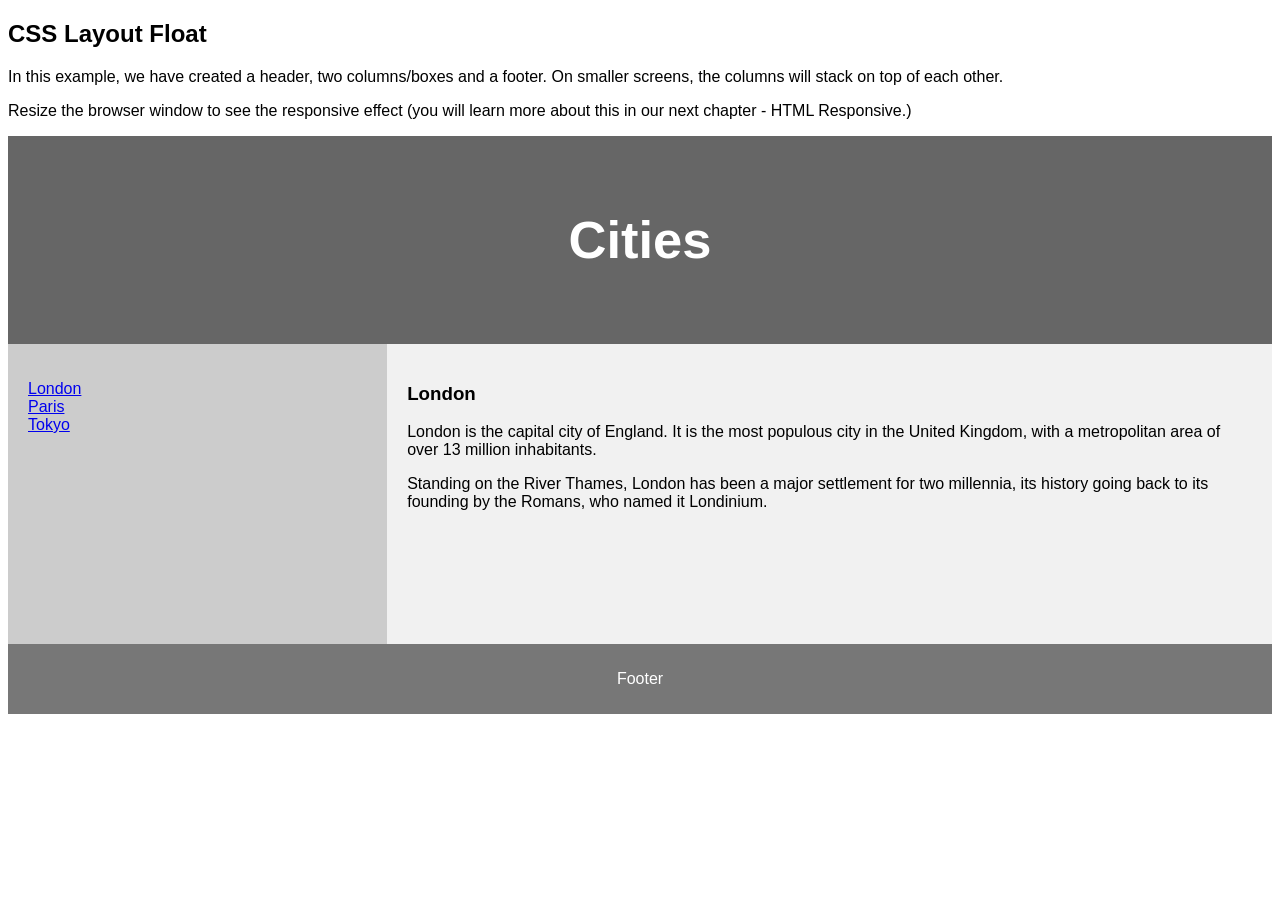
<file: htmllayout1.html>
<!DOCTYPE html>
<html lang="en">

<head>
    <title>CSS Template</title>
    <meta charset="utf-8">
    <meta name="viewport" content="width=device-width, initial-scale=1">
    <style>
        * {
            box-sizing: border-box;
        }

        body {
            font-family: Arial, Helvetica, sans-serif;
        }

        /* Style the header */
        header {
            background-color: #666;
            padding: 30px;
            text-align: center;
            font-size: 35px;
            color: white;
        }

        /* Create two columns/boxes that floats next to each other */
        nav {
            float: left;
            width: 30%;
            height: 300px;
            /* only for demonstration, should be removed */
            background: #ccc;
            padding: 20px;
        }

        /* Style the list inside the menu */
        nav ul {
            list-style-type: none;
            padding: 0;
        }

        article {
            float: left;
            padding: 20px;
            width: 70%;
            background-color: #f1f1f1;
            height: 300px;
            /* only for demonstration, should be removed */
        }

        /* Clear floats after the columns */
        /* section::after {
            content: "";
            display: table;
            clear: both;
        } */

        /* Style the footer */
        footer {
            background-color: #777;
            padding: 10px;
            display: flex;
            align-items: center;
            color: white;
        }

        footer p {
            align-items: center;
            text-align: center;
            width: 100%;
        }

        /* Responsive layout - makes the two columns/boxes stack on top of each other instead of next to each other, on small screens */
        @media (max-width: 600px) {

            nav,
            article {
                width: 100%;
                height: auto;
            }
        }
    </style>
</head>

<body>

    <h2>CSS Layout Float</h2>
    <p>In this example, we have created a header, two columns/boxes and a footer. On smaller screens, the columns will
        stack on top of each other.</p>
    <p>Resize the browser window to see the responsive effect (you will learn more about this in our next chapter - HTML
        Responsive.)</p>

    <header>
        <h2>Cities</h2>
    </header>

    <section>
        <nav>
            <ul>
                <li><a href="#">London</a></li>
                <li><a href="#">Paris</a></li>
                <li><a href="#">Tokyo</a></li>
            </ul>
        </nav>

        <article>
            <h1>London</h1>
            <p>London is the capital city of England. It is the most populous city in the United Kingdom, with a
                metropolitan area of over 13 million inhabitants.</p>
            <p>Standing on the River Thames, London has been a major settlement for two millennia, its history going
                back to its founding by the Romans, who named it Londinium.</p>
        </article>
    </section>

    <footer>
        <p>Footer</p>
    </footer>

</body>

</html>
</file>
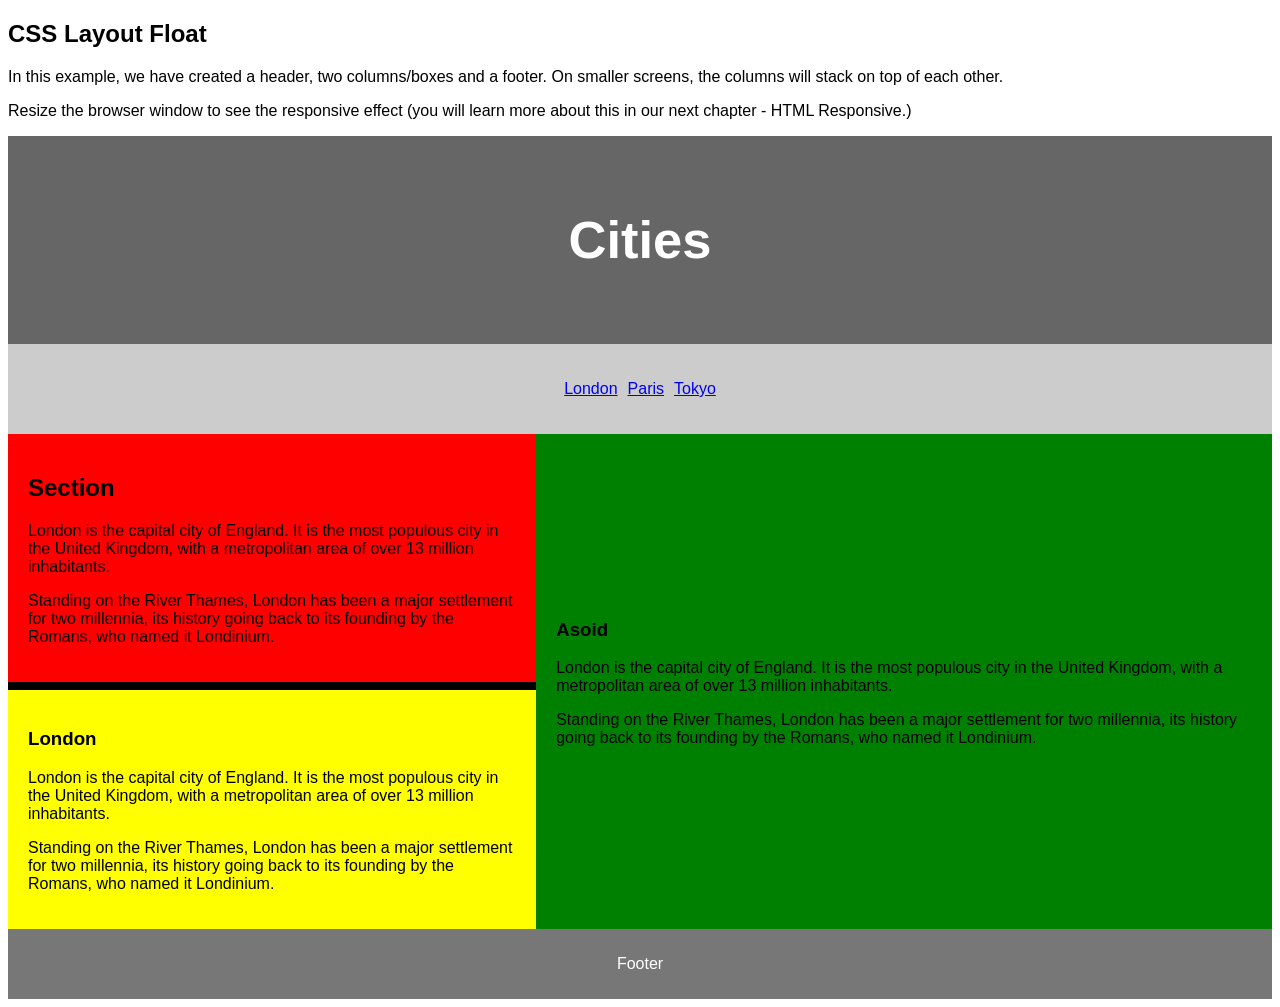
<file: htmllayout2.html>
<!DOCTYPE html>
<html lang="en">

<head>
    <title>HTML Layout Template</title>
    <meta charset="utf-8">
    <meta name="viewport" content="width=device-width, initial-scale=1">
    <style>
        * {
            box-sizing: border-box;
        }

        body {
            font-family: Arial, Helvetica, sans-serif;
        }

        /* Style the header */
        header {
            background-color: #666;
            padding: 30px;
            text-align: center;
            font-size: 35px;
            color: white;
        }

        /* Create two columns/boxes that floats next to each other */
        nav {
            float: left;
            width: 100%;
            background: #ccc;
            padding: 20px;
        }

        /* Style the list inside the menu */
        nav ul {
            list-style-type: none;
            display: flex;
            gap: 10px;
            justify-content: center;
            padding: 0;
        }

        section {
            display: flex;
            width: 100%;
        }

        #leftcontent {
            width: 70%;
            background-color: black;
            /* padding: 20px; */
        }

        #section {
            background-color: red;
            padding: 20px;
            margin-bottom: 8px;
        }

        #article {
            background-color: yellow;
            padding: 20px;
        }

        aside {
            display: flex;
            align-items: center;
            float: left;
            background-color: green;
            padding: 20px;
        }

        /* Style the footer */
        footer {
            background-color: #777;
            padding: 10px;
            display: flex;
            align-items: center;
            color: white;
        }

        footer p {
            align-items: center;
            text-align: center;
            width: 100%;
        }
    </style>
</head>

<body>

    <h2>CSS Layout Float</h2>
    <p>In this example, we have created a header, two columns/boxes and a footer. On smaller screens, the columns will
        stack on top of each other.</p>
    <p>Resize the browser window to see the responsive effect (you will learn more about this in our next chapter - HTML
        Responsive.)</p>

    <header>
        <h2>Cities</h2>
    </header>

    <nav>
        <ul>
            <li><a href="#">London</a></li>
            <li><a href="#">Paris</a></li>
            <li><a href="#">Tokyo</a></li>
        </ul>
    </nav>

    <section>

        <div id="leftcontent">

            <div id="section">
                <h1>Section</h1>
                <p>London is the capital city of England. It is the most populous city in the United Kingdom, with a
                    metropolitan area of over 13 million inhabitants.</p>
                <p>Standing on the River Thames, London has been a major settlement for two millennia, its history
                    going
                    back to its founding by the Romans, who named it Londinium.</p>
            </div>

            <article id="article">
                <h1>London</h1>
                <p>London is the capital city of England. It is the most populous city in the United Kingdom, with a
                    metropolitan area of over 13 million inhabitants.</p>
                <p>Standing on the River Thames, London has been a major settlement for two millennia, its history
                    going
                    back to its founding by the Romans, who named it Londinium.</p>
            </article>

        </div>


        <aside>
            <div>
                <h1>Asoid</h1>
                <p>London is the capital city of England. It is the most populous city in the United Kingdom, with a
                    metropolitan area of over 13 million inhabitants.</p>
                <p>Standing on the River Thames, London has been a major settlement for two millennia, its history
                    going
                    back to its founding by the Romans, who named it Londinium.</p>
            </div>
        </aside>

    </section>



    <!-- </br>
    </br>
    </br>
    </br> -->

    <footer>
        <p>Footer</p>
    </footer>

</body>

</html>
</file>
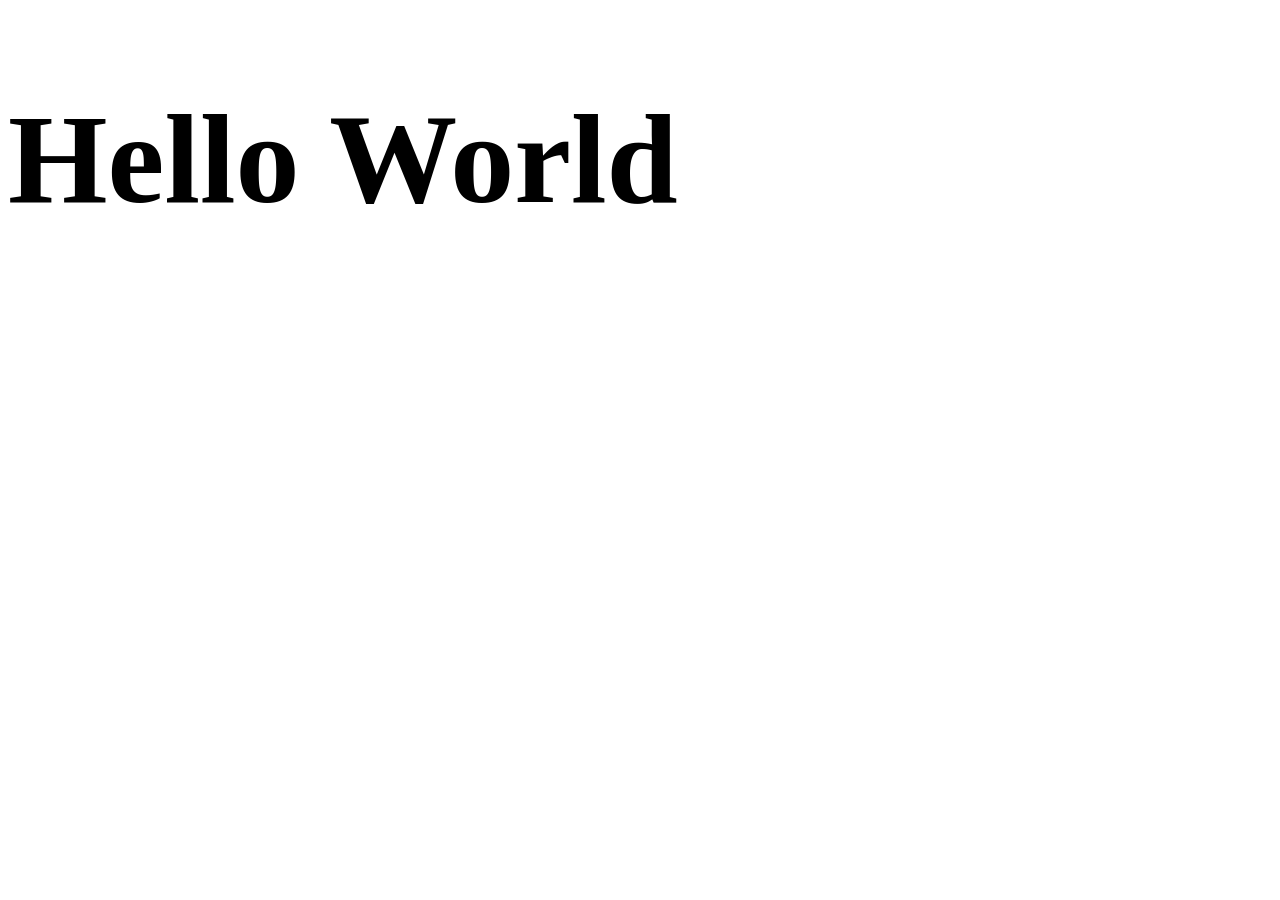
<file: index2.html>
<!DOCTYPE html>
<html lang="en">

<head>
    <meta charset="UTF-8">
    <meta name="viewport" content="width=device-width, initial-scale=1.0">
    <title>Html 2</title>
</head>

<body>
    <h1 style="font-size:10vw">Hello World</h1>

</body>

</html>
</file>
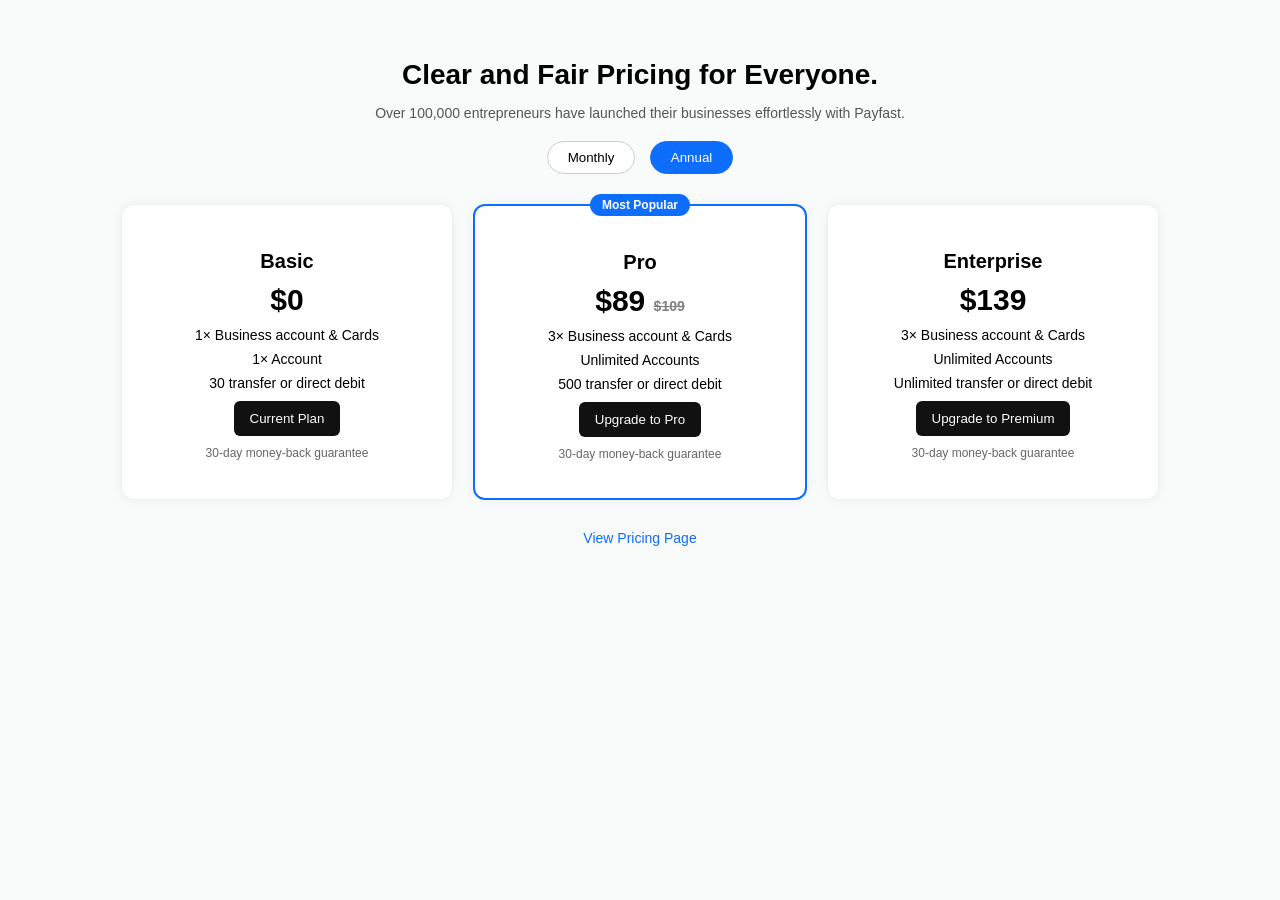
<file: kinjal_task_1.html>
<!DOCTYPE html>
<html lang="en">
<head>
  <meta charset="UTF-8" />
  <meta name="viewport" content="width=device-width, initial-scale=1.0"/>
  <title>Pricing Cards</title>
  <style>
    body {
      font-family: 'Segoe UI', sans-serif;
      background-color: #f9fafa;
      margin: 0;
      padding: 40px;
      text-align: center;
    }

    h1 {
      font-size: 28px;
      margin-bottom: 5px;
    }

    p.subtitle {
      font-size: 14px;
      color: #555;
      margin-bottom: 20px;
    }

    .toggle {
      margin-bottom: 30px;
    }

    .toggle button {
      padding: 8px 20px;
      border: 1px solid #ccc;
      border-radius: 20px;
      background-color: #fff;
      cursor: pointer;
      margin: 0 5px;
    }

    .toggle .active {
      background-color: #0d6efd;
      color: #fff;
      border-color: #0d6efd;
    }

    .cards {
      display: flex;
      justify-content: center;
      flex-wrap: wrap;
      gap: 20px;
    }

    .card {
      background-color: white;
      padding: 25px;
      border: 1px solid #eee;
      border-radius: 12px;
      width: 280px;
      box-shadow: 0 0 12px rgba(0,0,0,0.05);
      position: relative;
    }

    .card h3 {
      font-size: 20px;
      margin-bottom: 10px;
    }

    .card .price {
      font-size: 30px;
      font-weight: bold;
      margin: 10px 0;
    }

    .card ul {
      list-style: none;
      padding: 0;
      margin: 10px 0;
      font-size: 14px;
    }

    .card ul li {
      margin-bottom: 8px;
    }

    .card button {
      background-color: #111;
      color: white;
      border: none;
      padding: 10px 16px;
      border-radius: 6px;
      cursor: pointer;
      font-weight: 500;
    }

    .card .tag {
      position: absolute;
      top: -12px;
      left: 50%;
      transform: translateX(-50%);
      background-color: #0d6efd;
      color: white;
      padding: 4px 12px;
      border-radius: 20px;
      font-size: 12px;
      font-weight: bold;
    }

    .card .note {
      font-size: 12px;
      color: #666;
      margin-top: 10px;
    }

    a.view-link {
      display: inline-block;
      margin-top: 30px;
      color: #0d6efd;
      text-decoration: none;
      font-size: 14px;
    }

    /* Responsive */
    @media (max-width: 800px) {
      .cards {
        flex-direction: column;
        align-items: center;
      }
    }
  </style>
</head>
<body>

  <h1>Clear and Fair Pricing for Everyone.</h1>
  <p class="subtitle">Over 100,000 entrepreneurs have launched their businesses effortlessly with Payfast.</p>

  <div class="toggle">
    <button>Monthly</button>
    <button class="active">Annual</button>
  </div>

  <div class="cards">
    <!-- Basic Card -->
    <div class="card">
      <h3>Basic</h3>
      <p class="price">$0</p>
      <ul>
        <li>1× Business account & Cards</li>
        <li>1× Account</li>
        <li>30 transfer or direct debit</li>
      </ul>
      <button>Current Plan</button>
      <p class="note">30-day money-back guarantee</p>
    </div>

    <!-- Pro Card -->
    <div class="card" style="border: 2px solid #0d6efd;">
      <div class="tag">Most Popular</div>
      <h3>Pro</h3>
      <p class="price">$89 <span style="font-size:14px; text-decoration: line-through; color: gray;">$109</span></p>
      <ul>
        <li>3× Business account & Cards</li>
        <li>Unlimited Accounts</li>
        <li>500 transfer or direct debit</li>
      </ul>
      <button>Upgrade to Pro</button>
      <p class="note">30-day money-back guarantee</p>
    </div>

    <!-- Enterprise Card -->
    <div class="card">
      <h3>Enterprise</h3>
      <p class="price">$139</p>
      <ul>
        <li>3× Business account & Cards</li>
        <li>Unlimited Accounts</li>
        <li>Unlimited transfer or direct debit</li>
      </ul>
      <button>Upgrade to Premium</button>
      <p class="note">30-day money-back guarantee</p>
    </div>
  </div>

  <a class="view-link" href="#">View Pricing Page</a>

</body>
</html>
</file>
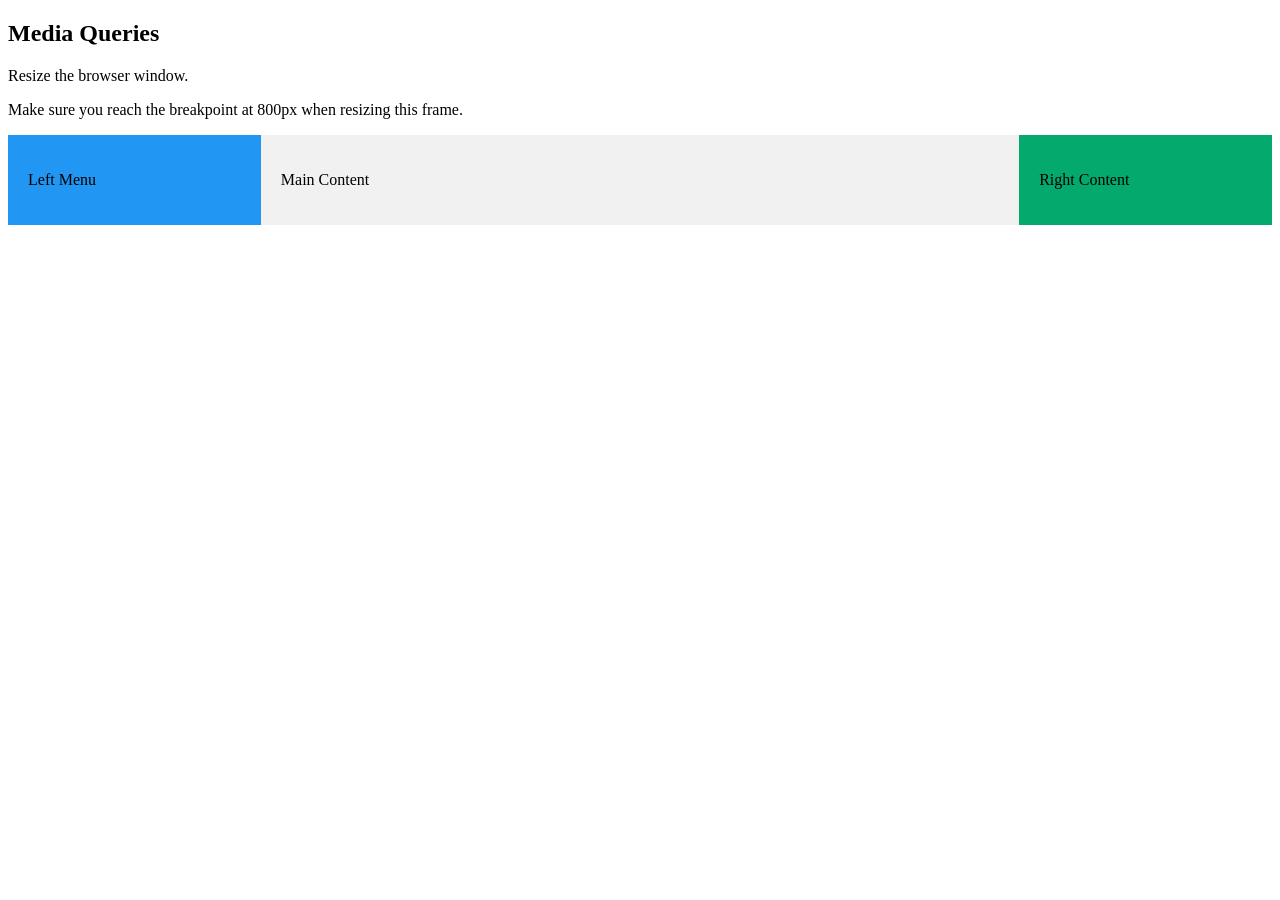
<file: mediaquery1.html>
<!DOCTYPE html>
<html>

<head>
    <meta name="viewport" content="width=device-width, initial-scale=1.0">
    <style>
        * {
            box-sizing: border-box;
        }

        .left {
            background-color: #2196F3;
            padding: 20px;
            float: left;
            width: 20%;
            /* The width is 20%, by default */
        }

        .main {
            background-color: #f1f1f1;
            padding: 20px;
            float: left;
            width: 60%;
            /* The width is 60%, by default */
        }

        .right {
            background-color: #04AA6D;
            padding: 20px;
            float: left;
            width: 20%;
            /* The width is 20%, by default */
        }

        /* Use a media query to add a break point at 800px: */
        @media screen and (max-width: 800px) {

            .left,
            .main,
            .right {
                width: 100%;
                /* The width is 100%, when the viewport is 800px or smaller */
            }
        }
    </style>
</head>

<body>

    <h2>Media Queries</h2>
    <p>Resize the browser window.</p>

    <p>Make sure you reach the breakpoint at 800px when resizing this frame.</p>

    <div class="left">
        <p>Left Menu</p>
    </div>

    <div class="main">
        <p>Main Content</p>
    </div>

    <div class="right">
        <p>Right Content</p>
    </div>

</body>

</html>
</file>
